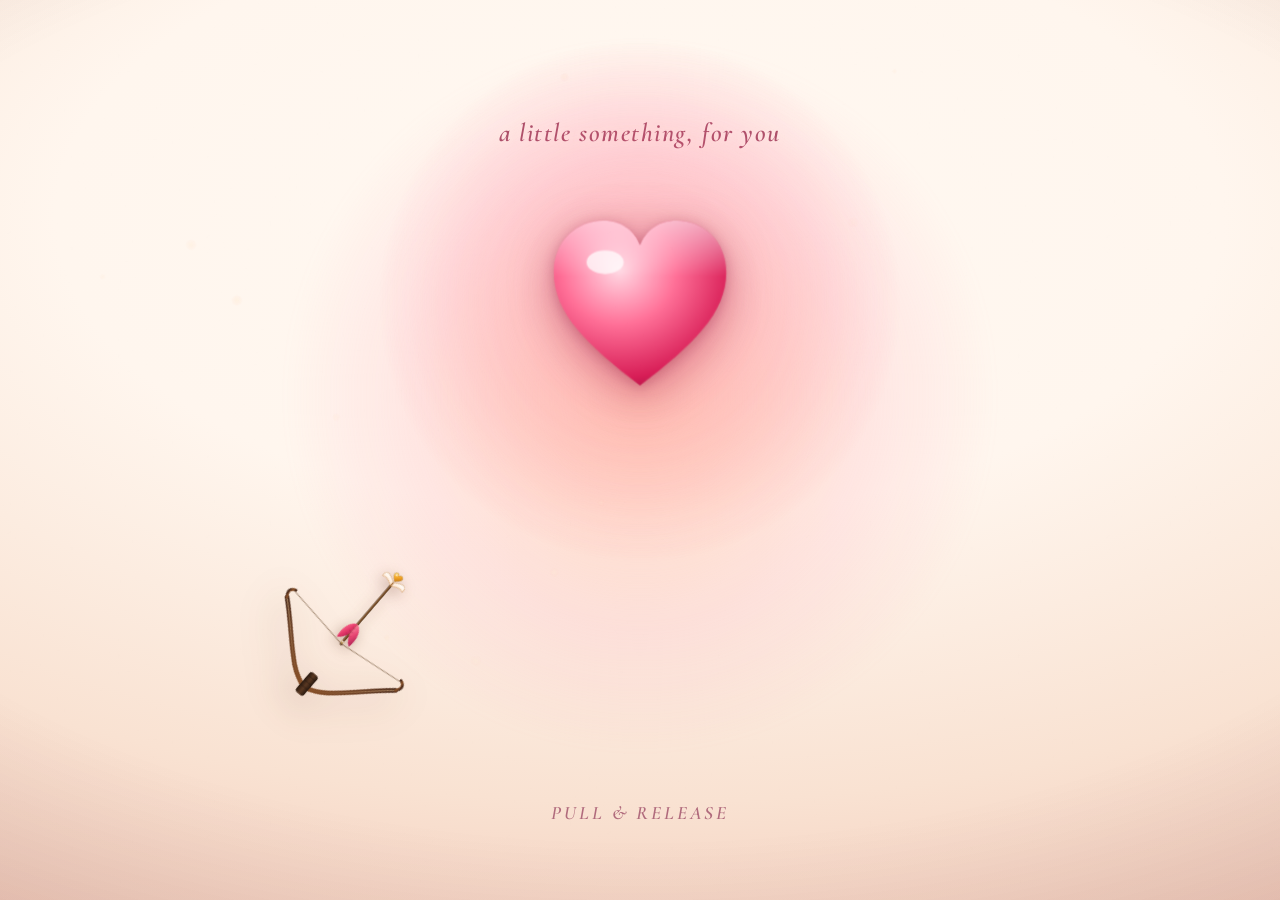
<file: happy-birthday-film 2/index.html>
<!doctype html>
<html lang="en">
<head>
  <meta charset="UTF-8" />
  <meta name="viewport" content="width=device-width, initial-scale=1.0, viewport-fit=cover" />
  <title>Happy Birthday ♥ — a little film</title>
  <meta name="description" content="A cinematic birthday film in four acts: a beating heart you open with a tap, a rush of colour, a kinetic wish, and a tree that blooms into a heart of petals." />
  <meta name="theme-color" content="#f7e7dc" />
  <link rel="icon" href="data:image/svg+xml,%3Csvg xmlns='http://www.w3.org/2000/svg' viewBox='0 0 100 100'%3E%3Ctext y='.9em' font-size='90'%3E%E2%99%A5%3C/text%3E%3C/svg%3E" />

  <link rel="preconnect" href="https://fonts.googleapis.com" />
  <link rel="preconnect" href="https://fonts.gstatic.com" crossorigin />
  <link href="https://fonts.googleapis.com/css2?family=Great+Vibes&family=Cormorant+Garamond:ital,wght@0,500;0,600;1,500&family=Fraunces:opsz,wght@9..144,600;9..144,700;9..144,900&display=swap" rel="stylesheet" />

  <script>document.documentElement.classList.add('js')</script>
  <link rel="stylesheet" href="./birthday.css" />
  <link rel="stylesheet" href="./letter.css" />
</head>
<body>
  <main class="scene">

    <!-- The tree world (Act 4). One canvas; it stays transparent until the
         intro hands off, then it draws its own warm sky + blossom tree. -->
    <canvas id="tree" class="tree" aria-label="A blossom tree grows and blooms into a heart made of petals" role="img"></canvas>

    <!-- ACT 1 — THE INVITATION ------------------------------------------------
         A single beating heart on a warm field. It is the only thing the
         visitor has to do: tap it. Real <button> so it is tappable + keyboard
         focusable; everything decorative around it is aria-hidden. -->
    <section class="hero" id="hero" aria-label="Draw the bow to open your card">
      <div class="hero__bg" aria-hidden="true"></div>
      <div class="hero__motes" id="motes" aria-hidden="true"></div>

      <p class="hero__eyebrow" id="eyebrow">a little something, for you</p>

      <!-- THE TARGET — the heart the arrow flies to (GSAP animates .target) -->
      <div class="targetWrap" aria-hidden="true">
        <div class="target" id="target">
          <span class="heart__glow" aria-hidden="true"></span>
          <span class="target__heart" id="targetHeart">
            <svg class="heart__svg" viewBox="0 0 100 92" aria-hidden="true">
              <defs>
                <radialGradient id="hg" cx="38%" cy="30%" r="80%">
                  <stop offset="0%"  stop-color="#ffd9e4" />
                  <stop offset="42%" stop-color="#ff6f97" />
                  <stop offset="82%" stop-color="#d81e57" />
                  <stop offset="100%" stop-color="#9d0f3e" />
                </radialGradient>
                <linearGradient id="hsheen" x1="0" y1="0" x2="0" y2="1">
                  <stop offset="0%"  stop-color="rgba(255,255,255,.85)" />
                  <stop offset="34%" stop-color="rgba(255,255,255,0)" />
                </linearGradient>
              </defs>
              <path d="M50 86.5C26 68 10.5 53.6 10.5 34.6 10.5 20.4 21 11 33.2 11c8.6 0 14.2 4.7 16.8 11.4C52.6 15.7 58.2 11 66.8 11 79 11 89.5 20.4 89.5 34.6 89.5 53.6 74 68 50 86.5Z" fill="url(#hg)" />
              <path d="M50 86.5C26 68 10.5 53.6 10.5 34.6 10.5 20.4 21 11 33.2 11c8.6 0 14.2 4.7 16.8 11.4C52.6 15.7 58.2 11 66.8 11 79 11 89.5 20.4 89.5 34.6 89.5 53.6 74 68 50 86.5Z" fill="url(#hsheen)" opacity=".7" />
              <ellipse cx="34" cy="30" rx="8.5" ry="5.4" fill="#fff" opacity=".72" style="mix-blend-mode:screen" />
            </svg>
          </span>
        </div>
      </div>

      <!-- THE BOW + ARROW — draw the string back, release to fire. The rig is
           placed lower-left and rotated by JS to aim at the heart, so the shot
           travels on a diagonal. A real control: role=button + keyboard drag. -->
      <div class="archery" id="archery" role="button" tabindex="0"
           aria-label="Draw the bow and release to send the arrow to the heart">

          <!-- aim line, inside the rig so it points straight at the heart -->
          <div class="aim" id="aim" aria-hidden="true"></div>

          <!-- realistic recurve bow: wooden limbs, leather grip, a live string -->
          <svg class="bow" id="bow" viewBox="0 0 460 300" aria-hidden="true">
            <defs>
              <linearGradient id="limb" x1="0" y1="0" x2="1" y2="0">
                <stop offset="0"   stop-color="#4a2a1a" />
                <stop offset=".18" stop-color="#6b3f24" />
                <stop offset=".5"  stop-color="#8a5127" />
                <stop offset=".82" stop-color="#6b3f24" />
                <stop offset="1"   stop-color="#4a2a1a" />
              </linearGradient>
              <linearGradient id="limbHi" x1="0" y1="0" x2="0" y2="1">
                <stop offset="0" stop-color="rgba(255,214,160,.8)" />
                <stop offset="1" stop-color="rgba(255,214,160,0)" />
              </linearGradient>
              <linearGradient id="grip" x1="0" y1="0" x2="1" y2="0">
                <stop offset="0" stop-color="#2a1a10" />
                <stop offset=".5" stop-color="#5a3822" />
                <stop offset="1" stop-color="#2a1a10" />
              </linearGradient>
            </defs>
            <!-- limb body (taper faked with two stacked strokes) -->
            <path class="bow__limb" d="M34 96 C 118 168, 168 240, 230 252 C 292 240, 342 168, 426 96"
                  fill="none" stroke="url(#limb)" stroke-width="13" stroke-linecap="round" />
            <path class="bow__limbHi" d="M34 96 C 118 168, 168 240, 230 252 C 292 240, 342 168, 426 96"
                  fill="none" stroke="url(#limbHi)" stroke-width="3" stroke-linecap="round" opacity=".7" />
            <!-- recurve tip hooks -->
            <path d="M34 96 C 22 82, 26 70, 40 66" fill="none" stroke="url(#limb)" stroke-width="8" stroke-linecap="round" />
            <path d="M426 96 C 438 82, 434 70, 420 66" fill="none" stroke="url(#limb)" stroke-width="8" stroke-linecap="round" />
            <!-- leather grip over the belly -->
            <rect x="216" y="206" width="28" height="70" rx="9" fill="url(#grip)" />
            <path d="M219 220h22 M219 236h22 M219 252h22" stroke="rgba(0,0,0,.35)" stroke-width="2" />
            <!-- the string: two segments meeting at the nock (JS animates the nock).
                 A warm taupe so the taut string actually reads against the cream. -->
            <line class="bow__str" id="strL" x1="40" y1="70" x2="230" y2="96" stroke="#9a8068" stroke-width="2.2" stroke-linecap="round" />
            <line class="bow__str" id="strR" x1="420" y1="70" x2="230" y2="96" stroke="#9a8068" stroke-width="2.2" stroke-linecap="round" />
            <circle class="bow__serving" id="serving" cx="230" cy="96" r="4.5" fill="#6f5137" />
          </svg>

          <!-- the arrow: winged golden heart tip (Cupid), gold feather fletching -->
          <svg class="arrow" id="arrow" viewBox="0 0 64 220" aria-hidden="true">
            <defs>
              <linearGradient id="shaft" x1="0" y1="0" x2="1" y2="0">
                <stop offset="0" stop-color="#4a2c14" />
                <stop offset=".5" stop-color="#8a5a2c" />
                <stop offset="1" stop-color="#3e2410" />
              </linearGradient>
              <linearGradient id="gold" x1="0" y1="0" x2="1" y2="1">
                <stop offset="0" stop-color="#ffe38c" />
                <stop offset=".45" stop-color="#f4a626" />
                <stop offset="1" stop-color="#a85f0e" />
              </linearGradient>
              <linearGradient id="feath" x1="0" y1="0" x2="1" y2="1">
                <stop offset="0" stop-color="#ff7f9c" />
                <stop offset=".5" stop-color="#e6396a" />
                <stop offset="1" stop-color="#a8154a" />
              </linearGradient>
              <linearGradient id="wing" x1="0" y1="0" x2="0" y2="1">
                <stop offset="0" stop-color="#ffffff" />
                <stop offset="1" stop-color="#ffe0c4" />
              </linearGradient>
            </defs>

            <!-- shaft (dark wood so it reads against the cream) -->
            <rect x="29.4" y="30" width="5.2" height="168" rx="2.6" fill="url(#shaft)" />

            <!-- angel wings flanking the heart tip -->
            <g class="arrow__wings">
              <path class="wingL" d="M31 30 C 10 16, 2 20, 4 34 C 12 30, 20 32, 31 40 Z" fill="url(#wing)" stroke="rgba(196,132,58,.72)" stroke-width="1.2"/>
              <path class="wingR" d="M33 30 C 54 16, 62 20, 60 34 C 52 30, 44 32, 33 40 Z" fill="url(#wing)" stroke="rgba(196,132,58,.72)" stroke-width="1.2"/>
            </g>

            <!-- golden heart arrowhead (Cupid's love arrow) -->
            <path class="arrow__head" d="M32 12 C 30 7, 22 6.5, 21.5 13 C 21 18, 27 22, 32 27 C 37 22, 43 18, 42.5 13 C 42 6.5, 34 7, 32 12 Z" fill="url(#gold)" stroke="#a5701a" stroke-width=".8" />
            <ellipse cx="27" cy="13" rx="2.6" ry="1.7" fill="#fff" opacity=".8" style="mix-blend-mode:screen" />

            <!-- gold feather fletching -->
            <g class="arrow__fletch">
              <path d="M32 150 C 16 156, 10 178, 15 200 C 24 194, 30 184, 32 176 Z" fill="url(#feath)" />
              <path d="M32 150 C 48 156, 54 178, 49 200 C 40 194, 34 184, 32 176 Z" fill="url(#feath)" opacity=".92" />
              <path d="M28 160l4 3 M26 170l6 3 M25 180l7 3" stroke="rgba(130,12,48,.45)" stroke-width="1" />
              <path d="M36 160l-4 3 M38 170l-6 3 M39 180l-7 3" stroke="rgba(130,12,48,.45)" stroke-width="1" />
            </g>
            <!-- nock -->
            <path d="M29 200 L32 205 L35 200" fill="none" stroke="#c9a25a" stroke-width="2" stroke-linecap="round"/>
            <!-- invisible tip marker: JS measures it to land the head on the heart -->
            <circle id="tip" cx="32" cy="9" r="0.6" fill="none" />
          </svg>
      </div>

      <p class="hero__hint" id="hint">pull &amp; release</p>
    </section>

    <!-- ACT 2 — THE FLOOD -----------------------------------------------------
         The heart bursts into this circle at its landing point, and it swallows
         the frame in rose. Same trick as the intro dot: no cross-fade anywhere,
         the colour just arrives. -->
    <div class="flood" id="flood" aria-hidden="true"></div>

    <!-- ACT 3 — THE WISH (kinetic type on the flood) --------------------------
         Lives inside the flood's own colour, revealed by it. Every glyph hinges
         up out of its mask — nothing fades. -->
    <div class="field" id="field" aria-hidden="true">
      <div class="blob blob--1"></div>
      <div class="blob blob--2"></div>
      <div class="blob blob--3"></div>
      <div class="fgrid" id="fgrid"></div>
      <div class="fvignette"></div>

      <div class="camera" id="camera">
        <p class="kEyebrow" id="kEyebrow">make a wish&hellip;</p>
        <h2 class="headline" id="headline">
          <span class="hl__line"><span class="mask"><span class="hl__word" id="wLine1">Happy</span></span></span>
          <span class="hl__line"><span class="mask"><span class="hl__word" id="wLine2">Birthday</span></span></span>
        </h2>
        <svg class="uline" id="uline" viewBox="0 0 300 26" fill="none" aria-hidden="true">
          <path class="uline__path" d="M8 16C56 7 132 4 178 6c30 1 78 5 114 12-40 3-108 4-176 3"
                stroke="currentColor" stroke-width="3.4" stroke-linecap="round" stroke-linejoin="round" />
        </svg>
        <p class="kSub" id="kSub">to someone worth celebrating</p>
      </div>

      <div class="bar bar--top" id="barTop"></div>
      <div class="bar bar--bot" id="barBot"></div>
    </div>

    <!-- The gold light that bridges the rose wish into the dawn of the tree. -->
    <div class="bloom" id="bloom" aria-hidden="true"></div>

    <!-- ACT 4 — THE HAND-LETTERED WISH (over the tree) ------------------------ -->
    <div class="wish" id="wish" aria-hidden="true">
      <p class="wish__eyebrow" id="wEyebrow">and&hellip; make it count</p>
      <div class="wish__heroWrap"><h1 class="wish__hero" id="wHero">Happy Birthday</h1></div>
      <span class="wish__rule" id="wRule"></span>
      <p class="wish__sub" id="wSub">here&rsquo;s to a year that blooms</p>
    </div>

    <!-- Play the film again once it has settled. -->
    <button class="replay" id="replay" type="button" hidden>
      <svg viewBox="0 0 24 24" aria-hidden="true" width="15" height="15">
        <path d="M12 5V2L7 6l5 4V7a5 5 0 1 1-5 5H5a7 7 0 1 0 7-7z" fill="currentColor" />
      </svg>
      Again
    </button>

    <!-- One lens over the whole film: vignette + fine grain. -->
    <div class="grade" aria-hidden="true">
      <div class="grade__vignette"></div>
      <div class="grade__grain"></div>
    </div>
  </main>

  <!-- Accessible equivalent for reduced-motion + screen readers. -->
  <p class="sr-only">Happy Birthday. Here&rsquo;s to a wonderful year ahead.</p>

  <script>
    /* if anything throws, show the message on the page instead of failing silently */
    window.addEventListener('error', function (e) {
      var box = document.createElement('pre');
      box.textContent = 'The film stopped: ' + (e.message || 'unknown error') + (e.lineno ? '  (line ' + e.lineno + ')' : '');
      box.style.cssText = 'position:fixed;left:12px;right:12px;bottom:12px;z-index:99;margin:0;padding:12px 14px;background:#fff;color:#a80f43;font:13px/1.4 ui-monospace,Menlo,monospace;border-radius:10px;box-shadow:0 8px 24px rgba(0,0,0,.18);white-space:pre-wrap';
      document.body.appendChild(box);
    });
  </script>
  <script src="https://cdn.jsdelivr.net/npm/gsap@3.15.0/dist/gsap.min.js"></script>
  <script src="./birthday.js"></script>
  <script src="./letter.js"></script>
</body>
</html>
</file>
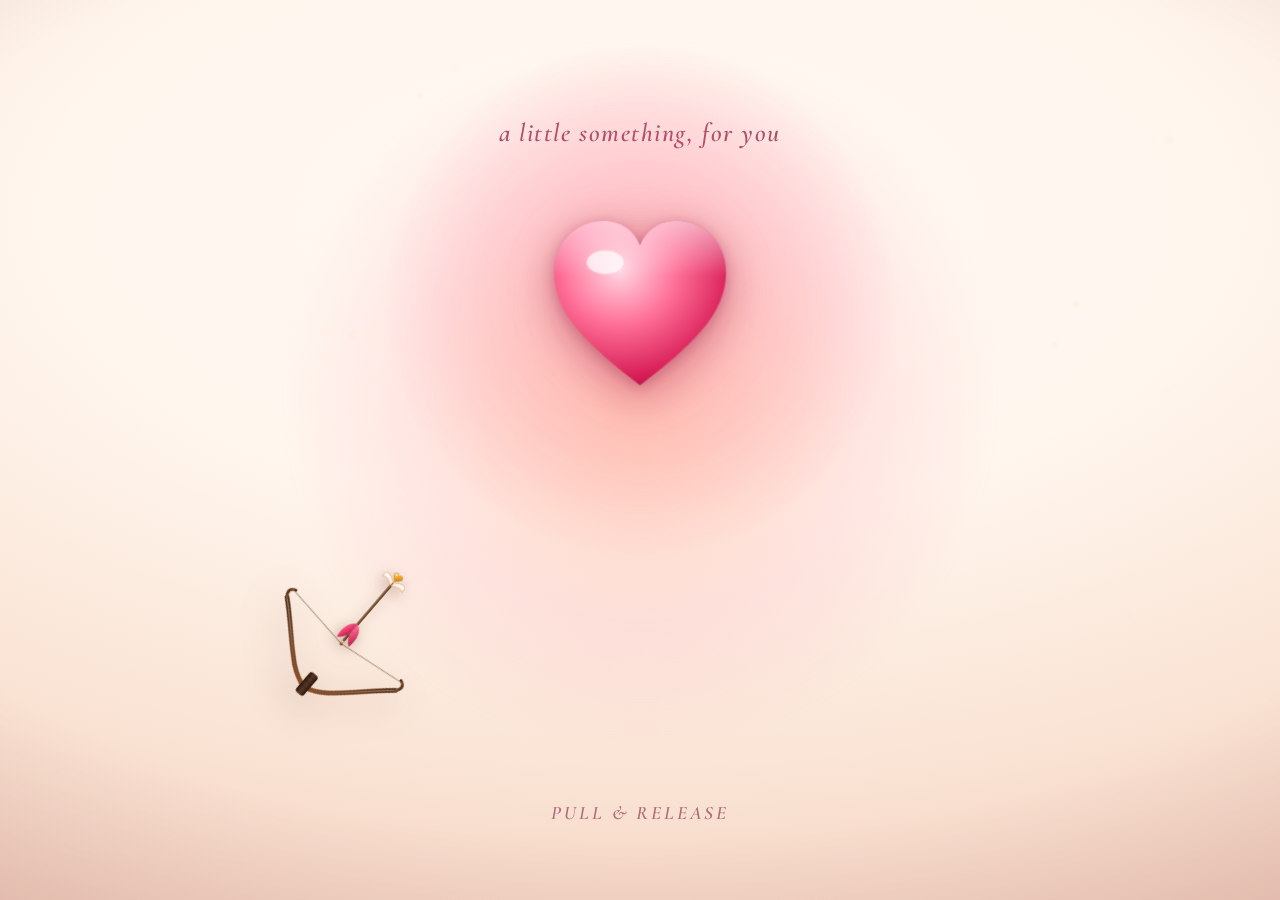
<file: happy-birthday-film/index.html>
<!doctype html>
<html lang="en">
<head>
  <meta charset="UTF-8" />
  <meta name="viewport" content="width=device-width, initial-scale=1.0, viewport-fit=cover" />
  <title>Happy Birthday ♥ — a little film</title>
  <meta name="description" content="A cinematic birthday film in four acts: a beating heart you open with a tap, a rush of colour, a kinetic wish, and a tree that blooms into a heart of petals." />
  <meta name="theme-color" content="#f7e7dc" />
  <link rel="icon" href="data:image/svg+xml,%3Csvg xmlns='http://www.w3.org/2000/svg' viewBox='0 0 100 100'%3E%3Ctext y='.9em' font-size='90'%3E%E2%99%A5%3C/text%3E%3C/svg%3E" />

  <link rel="preconnect" href="https://fonts.googleapis.com" />
  <link rel="preconnect" href="https://fonts.gstatic.com" crossorigin />
  <link href="https://fonts.googleapis.com/css2?family=Great+Vibes&family=Cormorant+Garamond:ital,wght@0,500;0,600;1,500&family=Fraunces:opsz,wght@9..144,600;9..144,700;9..144,900&display=swap" rel="stylesheet" />

  <script>document.documentElement.classList.add('js')</script>
  <link rel="stylesheet" href="./birthday.css" />
</head>
<body>
  <main class="scene">

    <!-- The tree world (Act 4). One canvas; it stays transparent until the
         intro hands off, then it draws its own warm sky + blossom tree. -->
    <canvas id="tree" class="tree" aria-label="A blossom tree grows and blooms into a heart made of petals" role="img"></canvas>

    <!-- ACT 1 — THE INVITATION ------------------------------------------------
         A single beating heart on a warm field. It is the only thing the
         visitor has to do: tap it. Real <button> so it is tappable + keyboard
         focusable; everything decorative around it is aria-hidden. -->
    <section class="hero" id="hero" aria-label="Draw the bow to open your card">
      <div class="hero__bg" aria-hidden="true"></div>
      <div class="hero__motes" id="motes" aria-hidden="true"></div>

      <p class="hero__eyebrow" id="eyebrow">a little something, for you</p>

      <!-- THE TARGET — the heart the arrow flies to (GSAP animates .target) -->
      <div class="targetWrap" aria-hidden="true">
        <div class="target" id="target">
          <span class="heart__glow" aria-hidden="true"></span>
          <span class="target__heart" id="targetHeart">
            <svg class="heart__svg" viewBox="0 0 100 92" aria-hidden="true">
              <defs>
                <radialGradient id="hg" cx="38%" cy="30%" r="80%">
                  <stop offset="0%"  stop-color="#ffd9e4" />
                  <stop offset="42%" stop-color="#ff6f97" />
                  <stop offset="82%" stop-color="#d81e57" />
                  <stop offset="100%" stop-color="#9d0f3e" />
                </radialGradient>
                <linearGradient id="hsheen" x1="0" y1="0" x2="0" y2="1">
                  <stop offset="0%"  stop-color="rgba(255,255,255,.85)" />
                  <stop offset="34%" stop-color="rgba(255,255,255,0)" />
                </linearGradient>
              </defs>
              <path d="M50 86.5C26 68 10.5 53.6 10.5 34.6 10.5 20.4 21 11 33.2 11c8.6 0 14.2 4.7 16.8 11.4C52.6 15.7 58.2 11 66.8 11 79 11 89.5 20.4 89.5 34.6 89.5 53.6 74 68 50 86.5Z" fill="url(#hg)" />
              <path d="M50 86.5C26 68 10.5 53.6 10.5 34.6 10.5 20.4 21 11 33.2 11c8.6 0 14.2 4.7 16.8 11.4C52.6 15.7 58.2 11 66.8 11 79 11 89.5 20.4 89.5 34.6 89.5 53.6 74 68 50 86.5Z" fill="url(#hsheen)" opacity=".7" />
              <ellipse cx="34" cy="30" rx="8.5" ry="5.4" fill="#fff" opacity=".72" style="mix-blend-mode:screen" />
            </svg>
          </span>
        </div>
      </div>

      <!-- THE BOW + ARROW — draw the string back, release to fire. The rig is
           placed lower-left and rotated by JS to aim at the heart, so the shot
           travels on a diagonal. A real control: role=button + keyboard drag. -->
      <div class="archery" id="archery" role="button" tabindex="0"
           aria-label="Draw the bow and release to send the arrow to the heart">

          <!-- aim line, inside the rig so it points straight at the heart -->
          <div class="aim" id="aim" aria-hidden="true"></div>

          <!-- realistic recurve bow: wooden limbs, leather grip, a live string -->
          <svg class="bow" id="bow" viewBox="0 0 460 300" aria-hidden="true">
            <defs>
              <linearGradient id="limb" x1="0" y1="0" x2="1" y2="0">
                <stop offset="0"   stop-color="#4a2a1a" />
                <stop offset=".18" stop-color="#6b3f24" />
                <stop offset=".5"  stop-color="#8a5127" />
                <stop offset=".82" stop-color="#6b3f24" />
                <stop offset="1"   stop-color="#4a2a1a" />
              </linearGradient>
              <linearGradient id="limbHi" x1="0" y1="0" x2="0" y2="1">
                <stop offset="0" stop-color="rgba(255,214,160,.8)" />
                <stop offset="1" stop-color="rgba(255,214,160,0)" />
              </linearGradient>
              <linearGradient id="grip" x1="0" y1="0" x2="1" y2="0">
                <stop offset="0" stop-color="#2a1a10" />
                <stop offset=".5" stop-color="#5a3822" />
                <stop offset="1" stop-color="#2a1a10" />
              </linearGradient>
            </defs>
            <!-- limb body (taper faked with two stacked strokes) -->
            <path class="bow__limb" d="M34 96 C 118 168, 168 240, 230 252 C 292 240, 342 168, 426 96"
                  fill="none" stroke="url(#limb)" stroke-width="13" stroke-linecap="round" />
            <path class="bow__limbHi" d="M34 96 C 118 168, 168 240, 230 252 C 292 240, 342 168, 426 96"
                  fill="none" stroke="url(#limbHi)" stroke-width="3" stroke-linecap="round" opacity=".7" />
            <!-- recurve tip hooks -->
            <path d="M34 96 C 22 82, 26 70, 40 66" fill="none" stroke="url(#limb)" stroke-width="8" stroke-linecap="round" />
            <path d="M426 96 C 438 82, 434 70, 420 66" fill="none" stroke="url(#limb)" stroke-width="8" stroke-linecap="round" />
            <!-- leather grip over the belly -->
            <rect x="216" y="206" width="28" height="70" rx="9" fill="url(#grip)" />
            <path d="M219 220h22 M219 236h22 M219 252h22" stroke="rgba(0,0,0,.35)" stroke-width="2" />
            <!-- the string: two segments meeting at the nock (JS animates the nock).
                 A warm taupe so the taut string actually reads against the cream. -->
            <line class="bow__str" id="strL" x1="40" y1="70" x2="230" y2="96" stroke="#9a8068" stroke-width="2.2" stroke-linecap="round" />
            <line class="bow__str" id="strR" x1="420" y1="70" x2="230" y2="96" stroke="#9a8068" stroke-width="2.2" stroke-linecap="round" />
            <circle class="bow__serving" id="serving" cx="230" cy="96" r="4.5" fill="#6f5137" />
          </svg>

          <!-- the arrow: winged golden heart tip (Cupid), gold feather fletching -->
          <svg class="arrow" id="arrow" viewBox="0 0 64 220" aria-hidden="true">
            <defs>
              <linearGradient id="shaft" x1="0" y1="0" x2="1" y2="0">
                <stop offset="0" stop-color="#4a2c14" />
                <stop offset=".5" stop-color="#8a5a2c" />
                <stop offset="1" stop-color="#3e2410" />
              </linearGradient>
              <linearGradient id="gold" x1="0" y1="0" x2="1" y2="1">
                <stop offset="0" stop-color="#ffe38c" />
                <stop offset=".45" stop-color="#f4a626" />
                <stop offset="1" stop-color="#a85f0e" />
              </linearGradient>
              <linearGradient id="feath" x1="0" y1="0" x2="1" y2="1">
                <stop offset="0" stop-color="#ff7f9c" />
                <stop offset=".5" stop-color="#e6396a" />
                <stop offset="1" stop-color="#a8154a" />
              </linearGradient>
              <linearGradient id="wing" x1="0" y1="0" x2="0" y2="1">
                <stop offset="0" stop-color="#ffffff" />
                <stop offset="1" stop-color="#ffe0c4" />
              </linearGradient>
            </defs>

            <!-- shaft (dark wood so it reads against the cream) -->
            <rect x="29.4" y="30" width="5.2" height="168" rx="2.6" fill="url(#shaft)" />

            <!-- angel wings flanking the heart tip -->
            <g class="arrow__wings">
              <path class="wingL" d="M31 30 C 10 16, 2 20, 4 34 C 12 30, 20 32, 31 40 Z" fill="url(#wing)" stroke="rgba(196,132,58,.72)" stroke-width="1.2"/>
              <path class="wingR" d="M33 30 C 54 16, 62 20, 60 34 C 52 30, 44 32, 33 40 Z" fill="url(#wing)" stroke="rgba(196,132,58,.72)" stroke-width="1.2"/>
            </g>

            <!-- golden heart arrowhead (Cupid's love arrow) -->
            <path class="arrow__head" d="M32 12 C 30 7, 22 6.5, 21.5 13 C 21 18, 27 22, 32 27 C 37 22, 43 18, 42.5 13 C 42 6.5, 34 7, 32 12 Z" fill="url(#gold)" stroke="#a5701a" stroke-width=".8" />
            <ellipse cx="27" cy="13" rx="2.6" ry="1.7" fill="#fff" opacity=".8" style="mix-blend-mode:screen" />

            <!-- gold feather fletching -->
            <g class="arrow__fletch">
              <path d="M32 150 C 16 156, 10 178, 15 200 C 24 194, 30 184, 32 176 Z" fill="url(#feath)" />
              <path d="M32 150 C 48 156, 54 178, 49 200 C 40 194, 34 184, 32 176 Z" fill="url(#feath)" opacity=".92" />
              <path d="M28 160l4 3 M26 170l6 3 M25 180l7 3" stroke="rgba(130,12,48,.45)" stroke-width="1" />
              <path d="M36 160l-4 3 M38 170l-6 3 M39 180l-7 3" stroke="rgba(130,12,48,.45)" stroke-width="1" />
            </g>
            <!-- nock -->
            <path d="M29 200 L32 205 L35 200" fill="none" stroke="#c9a25a" stroke-width="2" stroke-linecap="round"/>
            <!-- invisible tip marker: JS measures it to land the head on the heart -->
            <circle id="tip" cx="32" cy="9" r="0.6" fill="none" />
          </svg>
      </div>

      <p class="hero__hint" id="hint">pull &amp; release</p>
    </section>

    <!-- ACT 2 — THE FLOOD -----------------------------------------------------
         The heart bursts into this circle at its landing point, and it swallows
         the frame in rose. Same trick as the intro dot: no cross-fade anywhere,
         the colour just arrives. -->
    <div class="flood" id="flood" aria-hidden="true"></div>

    <!-- ACT 3 — THE WISH (kinetic type on the flood) --------------------------
         Lives inside the flood's own colour, revealed by it. Every glyph hinges
         up out of its mask — nothing fades. -->
    <div class="field" id="field" aria-hidden="true">
      <div class="blob blob--1"></div>
      <div class="blob blob--2"></div>
      <div class="blob blob--3"></div>
      <div class="fgrid" id="fgrid"></div>
      <div class="fvignette"></div>

      <div class="camera" id="camera">
        <p class="kEyebrow" id="kEyebrow">make a wish&hellip;</p>
        <h2 class="headline" id="headline">
          <span class="hl__line"><span class="mask"><span class="hl__word" id="wLine1">Happy</span></span></span>
          <span class="hl__line"><span class="mask"><span class="hl__word" id="wLine2">Birthday</span></span></span>
        </h2>
        <svg class="uline" id="uline" viewBox="0 0 300 26" fill="none" aria-hidden="true">
          <path class="uline__path" d="M8 16C56 7 132 4 178 6c30 1 78 5 114 12-40 3-108 4-176 3"
                stroke="currentColor" stroke-width="3.4" stroke-linecap="round" stroke-linejoin="round" />
        </svg>
        <p class="kSub" id="kSub">to someone worth celebrating</p>
      </div>

      <div class="bar bar--top" id="barTop"></div>
      <div class="bar bar--bot" id="barBot"></div>
    </div>

    <!-- The gold light that bridges the rose wish into the dawn of the tree. -->
    <div class="bloom" id="bloom" aria-hidden="true"></div>

    <!-- ACT 4 — THE HAND-LETTERED WISH (over the tree) ------------------------ -->
    <div class="wish" id="wish" aria-hidden="true">
      <p class="wish__eyebrow" id="wEyebrow">and&hellip; make it count</p>
      <div class="wish__heroWrap"><h1 class="wish__hero" id="wHero">Happy Birthday</h1></div>
      <span class="wish__rule" id="wRule"></span>
      <p class="wish__sub" id="wSub">here&rsquo;s to a year that blooms</p>
    </div>

    <!-- Play the film again once it has settled. -->
    <button class="replay" id="replay" type="button" hidden>
      <svg viewBox="0 0 24 24" aria-hidden="true" width="15" height="15">
        <path d="M12 5V2L7 6l5 4V7a5 5 0 1 1-5 5H5a7 7 0 1 0 7-7z" fill="currentColor" />
      </svg>
      Again
    </button>

    <!-- One lens over the whole film: vignette + fine grain. -->
    <div class="grade" aria-hidden="true">
      <div class="grade__vignette"></div>
      <div class="grade__grain"></div>
    </div>
  </main>

  <!-- Accessible equivalent for reduced-motion + screen readers. -->
  <p class="sr-only">Happy Birthday. Here&rsquo;s to a wonderful year ahead.</p>

  <script>
    /* if anything throws, show the message on the page instead of failing silently */
    window.addEventListener('error', function (e) {
      var box = document.createElement('pre');
      box.textContent = 'The film stopped: ' + (e.message || 'unknown error') + (e.lineno ? '  (line ' + e.lineno + ')' : '');
      box.style.cssText = 'position:fixed;left:12px;right:12px;bottom:12px;z-index:99;margin:0;padding:12px 14px;background:#fff;color:#a80f43;font:13px/1.4 ui-monospace,Menlo,monospace;border-radius:10px;box-shadow:0 8px 24px rgba(0,0,0,.18);white-space:pre-wrap';
      document.body.appendChild(box);
    });
  </script>
  <script src="https://cdn.jsdelivr.net/npm/gsap@3.15.0/dist/gsap.min.js"></script>
  <script src="./birthday.js"></script>
</body>
</html>
</file>
<file: happy-birthday-film 2/birthday.css>
/* ============================================================
   HAPPY BIRTHDAY — a birthday film in four acts
   Vanilla + GSAP. One page, one continuous piece:
     1. a beating heart you open with a tap
     2. it falls, and bursts into a flood of rose
     3. a kinetic wish hinges up out of that colour
     4. a gold light blooms, and a tree grows into a heart
   One grain + vignette lens sits over all of it.
   ============================================================ */

:root{
  /* --- warm paper (Act 1 + the tree's dawn) --- */
  --paper-0:  #fff6ee;
  --paper-1:  #f9e2d2;
  --paper-2:  #f2c9b8;

  /* --- rose flood (Acts 2–3) --- */
  --rose-deep: #a80f43;
  --rose:      #d4235c;
  --rose-lift: #ff5f86;
  --wine:      #6e0a31;

  /* --- accents / ink --- */
  --gold-1:    #ffcf6a;
  --gold-2:    #e8a23d;
  --ink:       #7a4a55;   /* dusty rose ink        */
  --ink-soft:  #a9808a;   /* muted eyebrow / sub   */
  --cream:     #fff3ea;

  --ease-out:  cubic-bezier(.2,.7,.2,1);
}

*{ box-sizing:border-box; margin:0; padding:0; }
html, body{ height:100%; }

body{
  background:#12060c;                 /* seam colour under everything */
  overflow:hidden;
  -webkit-font-smoothing:antialiased;
  text-rendering:optimizeLegibility;
  cursor:auto;
}

.scene{ position:fixed; inset:0; overflow:hidden; }

.sr-only{
  position:absolute; width:1px; height:1px; padding:0; margin:-1px;
  overflow:hidden; clip:rect(0 0 0 0); white-space:nowrap; border:0;
}

/* ============================================================
   THE TREE CANVAS (Act 4) — z0, transparent until it plays
   ============================================================ */
.tree{
  position:absolute; inset:0;
  width:100%; height:100%;
  display:block;
  z-index:1;
}

/* ============================================================
   ACT 1 — THE INVITATION
   ============================================================ */
.hero{
  position:absolute; inset:0;
  z-index:3;
  overflow:hidden;
}
/* the warm field the heart sits on */
.hero__bg{
  position:absolute; inset:0;
  background:
    radial-gradient(120% 88% at 50% 24%, #fff8f1 0%, var(--paper-0) 38%, var(--paper-1) 74%, var(--paper-2) 100%);
}
.hero__bg::after{               /* a soft warm pool of light behind the heart */
  content:""; position:absolute; left:50%; top:44%;
  width:min(78vw,720px); aspect-ratio:1; transform:translate(-50%,-50%);
  background:radial-gradient(circle, rgba(255,190,150,.55), rgba(255,150,170,.16) 46%, transparent 70%);
  filter:blur(6px);
}

/* drifting light motes (JS fills this with a few spans) */
.hero__motes{ position:absolute; inset:0; pointer-events:none; }
.mote{
  position:absolute; border-radius:50%;
  background:radial-gradient(circle, rgba(255,236,214,.9), rgba(255,206,180,.15) 55%, transparent 72%);
  will-change:transform, opacity;
}

.hero__eyebrow{
  position:absolute; top:13%; left:0; right:0;
  text-align:center;
  font-family:"Cormorant Garamond", Georgia, serif;
  font-style:italic; font-weight:600;
  font-size:clamp(15px, 3.6vw, 26px);
  letter-spacing:.06em;
  color:#a85069;
  text-shadow:0 1px 10px rgba(255,248,241,.9);
  opacity:0;                          /* GSAP reveals */
}

/* ---- the target heart (GSAP animates .target on the hit → fall → burst) ---- */
.targetWrap{
  position:absolute; top:33%; left:0; right:0;
  display:flex; justify-content:center;
  transform:translateY(-50%);         /* centre at 33% — wrap is NOT animated */
  pointer-events:none;
}
.target{
  position:relative;
  width:clamp(120px, 27vw, 208px);
  aspect-ratio:100/92;
  will-change:transform;
  transform-origin:50% 60%;
}
.target__heart{ position:absolute; inset:0; display:block; }

/* radial bloom behind the heart — swells on the beat */
.heart__glow{
  position:absolute; left:50%; top:52%;
  width:230%; aspect-ratio:1; transform:translate(-50%,-50%) scale(1);
  border-radius:50%;
  background:radial-gradient(circle, rgba(255,120,150,.55), rgba(255,90,130,.18) 42%, transparent 68%);
  filter:blur(4px);
  pointer-events:none;
  will-change:transform, opacity;
}
.heart__svg{
  width:100%; height:100%; display:block;
  transform-origin:50% 60%;           /* the beat scales THIS, not the wrapper */
  filter:
    drop-shadow(0 10px 22px rgba(168,15,64,.34))
    drop-shadow(0 3px 6px rgba(120,10,48,.30));
  will-change:transform;
}

/* ---- the bow + arrow rig ----
   Placed lower-left and rotated by JS to aim at the heart, so the shot travels
   on a DIAGONAL. The whole rig (left/top + rotation around the grip) is set in
   JS from measured geometry; everything below is in the rig's own space. */
.archery{
  position:absolute; top:0; left:0;    /* JS sets left/top so the grip anchors */
  width:clamp(100px, 18vw, 168px);     /* smaller, daintier bow — delicate against the heart */
  cursor:grab;
  -webkit-tap-highlight-color:transparent;
  touch-action:none;                   /* we own the drag gesture */
  will-change:transform;
}
.archery:active{ cursor:grabbing; }
.archery:focus-visible{ outline:none; }
.archery:focus-visible .bow{ filter:drop-shadow(0 0 0 3px rgba(255,255,255,.85)) drop-shadow(0 10px 18px rgba(120,50,20,.4)); }
.bow{
  display:block; width:100%; height:auto;
  filter:drop-shadow(0 12px 18px rgba(90,40,15,.3));
  overflow:visible;
}

/* the aim line rides inside the rig, so it points straight at the heart */
.aim{
  position:absolute; left:50%; bottom:32%;
  width:2px; height:190%; margin-left:-1px;
  transform-origin:bottom center;
  background:linear-gradient(0deg, rgba(255,214,150,.6) 0%, rgba(255,150,170,.22) 52%, transparent 78%);
  opacity:0; pointer-events:none;
}

/* the arrow overlaps the bow at the nock and flies to the heart */
.arrow{
  position:absolute; left:0; right:0; margin-inline:auto;
  bottom:36%;                          /* JS re-anchors the tail to the nock */
  width:17.5%; height:auto;
  overflow:visible;
  will-change:transform;
  filter:drop-shadow(0 5px 7px rgba(90,40,15,.36));
}
.arrow__wings{ transform-box:fill-box; transform-origin:50% 90%; }
.arrow__wings .wingL,
.arrow__wings .wingR{ transform-box:fill-box; }
.wingL{ transform-origin:88% 60%; animation:flapL 2.6s ease-in-out infinite; }
.wingR{ transform-origin:12% 60%; animation:flapR 2.6s ease-in-out infinite; }
@keyframes flapL{ 0%,100%{ transform:rotate(0deg); } 50%{ transform:rotate(-11deg); } }
@keyframes flapR{ 0%,100%{ transform:rotate(0deg); } 50%{ transform:rotate(11deg); } }

/* ---- the draw / release hint ---- */
.hero__hint{
  position:absolute; bottom:8.5%; left:0; right:0;
  text-align:center;
  font-family:"Cormorant Garamond", Georgia, serif;
  font-weight:600; font-style:italic;
  font-size:clamp(13px, 3.1vw, 19px);
  letter-spacing:.16em; text-transform:uppercase;
  color:#b06a7c;
  opacity:0;                          /* GSAP reveals */
}
.hero__ring{ display:none; }

/* ============================================================
   ACT 2 — THE FLOOD (the burst circle)
   ============================================================ */
.flood{
  position:absolute; left:50%; top:50%;
  width:140px; height:140px; margin:-70px 0 0 -70px;
  border-radius:50%;
  background:radial-gradient(circle at 40% 34%, var(--rose-lift), var(--rose) 46%, var(--rose-deep) 100%);
  z-index:5;
  opacity:0; transform:scale(.001);
  will-change:transform, opacity;
  pointer-events:none;
}

/* ============================================================
   ACT 3 — THE WISH FIELD (rose world + kinetic type)
   ============================================================ */
.field{
  position:absolute; inset:0;
  z-index:4;                          /* below the flood; revealed once it covers */
  opacity:0;
  /* purely decorative — must never intercept the tap on the heart beneath it.
     An opacity:0 element is still hit-testable, so without this the invisible
     field (z4, above the hero z3) swallows every Act-1 tap. */
  pointer-events:none;
  overflow:hidden;
  background:
    radial-gradient(120% 100% at 50% 8%, #d5265f 0%, var(--rose) 42%, var(--rose-deep) 78%, var(--wine) 100%);
  color:#fff;
}
.blob{
  position:absolute; border-radius:50%;
  filter:blur(46px); opacity:0;
  mix-blend-mode:screen;
  will-change:transform, opacity;
}
.blob--1{ width:58vmax; height:58vmax; left:-18vmax; top:-16vmax;
  background:radial-gradient(circle, rgba(255,130,160,.9), transparent 62%); }
.blob--2{ width:46vmax; height:46vmax; right:-14vmax; top:22vmax;
  background:radial-gradient(circle, rgba(255,90,120,.75), transparent 64%); }
.blob--3{ width:52vmax; height:52vmax; left:24vmax; bottom:-22vmax;
  background:radial-gradient(circle, rgba(180,20,70,.8), transparent 66%); }

/* faint grid — a hair of parallax gives the flood depth, not flatness */
.fgrid{
  position:absolute; inset:-6%;
  background-image:
    linear-gradient(rgba(255,255,255,.05) 1px, transparent 1px),
    linear-gradient(90deg, rgba(255,255,255,.05) 1px, transparent 1px);
  background-size:clamp(38px,7vw,74px) clamp(38px,7vw,74px);
  will-change:transform;
}
.fvignette{
  position:absolute; inset:0;
  background:radial-gradient(128% 96% at 50% 44%, transparent 50%, rgba(70,6,28,.5) 100%);
}

/* the camera — everything on the flood rides a slow continuous push */
.camera{
  position:absolute; inset:0;
  display:flex; flex-direction:column; justify-content:center; align-items:center;
  gap:clamp(4px,1.2vh,12px);
  padding:0 6vw; text-align:center;
  will-change:transform;
}
.kEyebrow{
  font-family:"Cormorant Garamond", Georgia, serif;
  font-style:italic; font-weight:500;
  font-size:clamp(15px, 3.6vw, 27px);
  letter-spacing:.08em;
  color:#ffd7c8;
  opacity:0; transform:translateY(10px);
  margin-bottom:clamp(2px,1vh,10px);
}

.headline{ font-family:"Fraunces", Georgia, serif; line-height:.92; }
.hl__line{ display:block; }
/* the mask each headline word hinges out of. Padded to clear ascenders +
   descenders so glyphs never peek past the clip edge when parked. */
.mask{
  display:inline-block; overflow:hidden;
  padding:.14em .06em;
  margin:-.14em -.06em;
}
.hl__word{
  display:inline-block;
  font-weight:900;
  font-size:clamp(52px, 15vw, 168px);
  letter-spacing:-.02em;
  color:#fff6f1;
  text-shadow:0 6px 34px rgba(60,4,24,.34), 0 2px 3px rgba(90,8,36,.42);
}
/* each glyph hinges up on its own bottom edge, under its own perspective */
.hl__ch{ display:inline-block; will-change:transform; }

/* gold hand-drawn underline under the second word */
.uline{
  width:clamp(150px, 40vw, 380px); height:auto;
  margin-top:clamp(4px,1.4vh,14px);
  color:var(--gold-1);
  filter:drop-shadow(0 2px 8px rgba(255,180,90,.5));
}
.kSub{
  margin-top:clamp(12px,2.4vh,26px);
  font-family:"Cormorant Garamond", Georgia, serif;
  font-weight:500; font-style:italic;
  font-size:clamp(14px, 3.4vw, 24px);
  letter-spacing:.05em;
  color:#ffdfd2;
  opacity:0; transform:translateY(10px);
}

/* cinema bars — closed = black, they open as the wish lands */
.bar{
  position:absolute; left:0; right:0; height:16vh;
  background:#12040b; z-index:3; will-change:transform; pointer-events:none;
}
.bar--top{ top:0; }
.bar--bot{ bottom:0; }

/* ============================================================
   THE HANDOFF BLOOM (rose wish → dawn of the tree)
   ============================================================ */
.bloom{
  position:absolute; left:50%; top:50%;
  width:60px; height:60px; margin:-30px 0 0 -30px;
  border-radius:50%;
  background:radial-gradient(circle, #fff 0%, #fff2d6 30%, rgba(255,214,150,.85) 55%, rgba(255,190,150,0) 74%);
  z-index:8; opacity:0; transform:scale(.001);
  will-change:transform, opacity; pointer-events:none;
}

/* ============================================================
   ACT 4 — THE HAND-LETTERED WISH (over the tree)
   ============================================================ */
.wish{
  position:absolute;
  left:5.5%; bottom:10%;
  max-width:46%;
  z-index:6;
  pointer-events:none;
  color:var(--ink);
  /* hard gate: wish__hero keeps opacity:1 (its clip-path drives the write-on),
     so without this its clipped sliver + drop-shadow would leak into Acts 1–3. */
  visibility:hidden;
}
.wish.is-in{ visibility:visible; }
.wish::before{
  content:""; position:absolute; inset:-18% -24% -24% -16%;
  background:radial-gradient(84% 98% at 34% 52%, rgba(255,250,243,.94), rgba(255,250,243,.6) 48%, rgba(255,250,243,0) 80%);
  z-index:-1; opacity:0; transition:opacity 1s ease;
}
.wish.is-in::before{ opacity:1; }
.wish__eyebrow{
  font-family:"Cormorant Garamond", Georgia, serif;
  font-style:italic; font-weight:600;
  font-size:clamp(13px, 3.2vw, 24px);
  letter-spacing:.05em; color:#9c4f63;
  text-shadow:0 1px 2px #fff8f1, 0 0 8px rgba(255,248,241,.95);
}
.wish__heroWrap{ position:relative; display:inline-block; }
.wish__heroWrap::before{
  content:""; position:absolute; left:-12%; right:-12%; top:-26%; bottom:-22%;
  background:radial-gradient(60% 70% at 46% 52%, rgba(255,214,168,.5), rgba(255,150,150,.2) 52%, transparent 74%);
  filter:blur(14px); z-index:-1; opacity:0; pointer-events:none;
}
.wish__heroWrap::after{
  content:"\2726";
  position:absolute; right:-1%; top:-14%;
  font-size:clamp(15px, 3.6vw, 32px);
  color:#ffe1a0; text-shadow:0 0 12px rgba(255,205,120,.95);
  opacity:0; pointer-events:none;
}
.wish__hero{
  font-family:"Great Vibes", cursive; font-weight:400;
  font-size:clamp(40px, 9.6vw, 86px);
  line-height:.98; margin:-.02em 0 .06em;
  /* one consistent rose, top-lit — every letter reads the same (no per-glyph
     colour shift, which is what made the old rose→gold version look messy).
     Deep enough to hold up against the tree's bright bloom behind it. */
  background:linear-gradient(180deg, #e85a83 0%, #c41f52 50%, #9c0f42 100%);
  -webkit-background-clip:text; background-clip:text; color:transparent;
  /* a crisp cream edge for legibility over the tree + one soft drop */
  filter:
    drop-shadow(0 1px 1px rgba(255,252,248,.98))
    drop-shadow(0 2px 6px rgba(130,18,55,.45));
  clip-path:inset(0 100% -28% -10%);
  transform-origin:8% 60%;             /* breathe from the start of the line */
}
.wish__rule{
  display:block; width:clamp(46px, 13vw, 110px); height:2px;
  margin:.12em 0 .48em;
  background:linear-gradient(90deg, var(--gold-2), rgba(232,162,61,0));
  box-shadow:0 0 8px rgba(255,247,240,.9);
  transform-origin:left center;
}
.wish__sub{
  font-family:"Cormorant Garamond", Georgia, serif;
  font-weight:600; font-size:clamp(12px, 2.9vw, 20px);
  letter-spacing:.03em; color:#6e3f4a;
  text-shadow:0 1px 2px #fff8f1, 0 0 8px rgba(255,248,241,.98);
}
.wish__eyebrow, .wish__rule, .wish__sub{
  opacity:0; transform:translateY(12px); filter:blur(5px);
  transition:opacity .8s ease, transform .9s var(--ease-out), filter .8s ease;
}
.wish__rule{ transform:translateY(12px) scaleX(.3); }
.wish.is-in .wish__eyebrow,
.wish.is-in .wish__sub{ opacity:1; transform:translateY(0); filter:blur(0); }
.wish.is-in .wish__rule{ opacity:1; transform:translateY(0) scaleX(1); }
.wish.is-in .wish__rule{ transition-delay:1.35s; }
.wish.is-in .wish__sub{  transition-delay:1.55s; }
.wish.is-in .wish__hero{
  animation:write 1.2s cubic-bezier(.62,.04,.24,1) .35s forwards,
            wishBreath 4s ease-in-out 1.9s infinite;
}
/* a gentle living breath — transform only, so it can never wash the fill out */
@keyframes wishBreath{ 0%,100%{ transform:scale(1); } 50%{ transform:scale(1.02); } }
.wish.is-in .wish__heroWrap::before{ animation:hlin .8s ease .3s forwards, hlpulse 3.4s ease-in-out 1.7s infinite; }
.wish.is-in .wish__heroWrap::after{ animation:twk 2.6s ease-in-out 1.6s infinite; }
@keyframes write{ from{ clip-path:inset(0 100% -28% -10%); } to{ clip-path:inset(0 -10% -28% -10%); } }
@keyframes sheen{ 0%,18%{ background-position:0% 50%; } 60%,100%{ background-position:100% 50%; } }
@keyframes hlin{ from{ opacity:0; transform:scale(.86); } to{ opacity:.92; transform:scale(1); } }
@keyframes hlpulse{ 0%,100%{ opacity:.72; } 50%{ opacity:1; } }
@keyframes twk{ 0%,100%{ opacity:0; transform:scale(.5) rotate(-12deg); } 45%{ opacity:1; transform:scale(1.05) rotate(16deg); } }

/* ============================================================
   REPLAY
   ============================================================ */
.replay{
  position:absolute; right:20px; bottom:18px; z-index:7;
  display:inline-flex; align-items:center; gap:7px;
  padding:9px 15px 9px 12px; border-radius:999px;
  font:600 12.5px/1 "Cormorant Garamond", Georgia, serif; letter-spacing:.12em; text-transform:uppercase;
  color:#8a4a5a; background:rgba(255,248,242,.72);
  border:1px solid rgba(150,60,80,.18);
  box-shadow:0 6px 20px -8px rgba(120,20,50,.4);
  backdrop-filter:blur(6px); -webkit-backdrop-filter:blur(6px);
  cursor:pointer; opacity:0; transform:translateY(8px);
  transition:opacity .5s ease, transform .5s var(--ease-out), background .3s ease;
}
.replay.is-shown{ opacity:1; transform:translateY(0); }
.replay:hover{ background:rgba(255,252,248,.92); }
.replay svg{ opacity:.8; }

/* ============================================================
   THE LENS — grain + vignette over every act
   ============================================================ */
.grade{ position:absolute; inset:0; z-index:9; pointer-events:none; }
.grade__vignette{
  position:absolute; inset:0;
  background:radial-gradient(125% 95% at 50% 42%, transparent 54%, rgba(60,18,30,.14) 84%, rgba(40,12,22,.3) 100%);
  mix-blend-mode:multiply;
}
.grade__grain{
  position:absolute; inset:0;
  background:url('./textures/grain.png') repeat;
  background-size:300px; opacity:.05; mix-blend-mode:overlay;
}

/* ============================================================
   REDUCED MOTION — skip the film, hand over the finished tree
   ============================================================ */
@media (prefers-reduced-motion: reduce){
  .hero, .flood, .field, .bloom, .hero__ring{ display:none !important; }
  .wish__eyebrow, .wish__rule, .wish__sub{ opacity:1; transform:none; filter:none; transition:none; }
  .wish__hero{ clip-path:none; filter:drop-shadow(0 0 5px rgba(255,252,248,.98)) drop-shadow(0 2px 4px rgba(130,18,55,.5)) drop-shadow(0 4px 14px rgba(150,28,70,.32)); }
  .wish.is-in .wish__hero{ animation:none; }
  .wish.is-in .wish__heroWrap::before{ animation:none; opacity:.9; }
  .wish.is-in .wish__heroWrap::after{ animation:none; opacity:0; }
}
</file>
<file: happy-birthday-film 2/letter.css>
/* HER LETTER: cream paper, rose ink, and the same easing as the film */
.letter{position:fixed;inset:0;z-index:20;overflow:hidden;visibility:hidden;opacity:0;cursor:pointer;user-select:none;-webkit-user-select:none;-webkit-tap-highlight-color:transparent;color:#7a4a55;background:radial-gradient(120% 88% at 50% 24%,#fff8f1 0%,#fff6ee 38%,#f9e2d2 74%,#f2c9b8 100%)}
.letter.is-open{visibility:visible}
.letter__light{position:absolute;left:50%;top:46%;width:min(120vw,820px);aspect-ratio:1;border-radius:50%;background:radial-gradient(circle,rgba(255,236,200,.95),rgba(255,190,150,.35) 42%,transparent 68%);filter:blur(8px);pointer-events:none}
.lmote{position:absolute;border-radius:50%;background:radial-gradient(circle,rgba(255,236,214,.95),rgba(255,206,180,.15) 60%,transparent 72%);pointer-events:none}
.letter__stage{position:absolute;inset:0}
.lscene{position:absolute;left:0;right:0;top:50%;max-width:780px;margin:0 auto;padding:0 8vw;text-align:center}
.lscene__eyebrow{margin-bottom:clamp(14px,3vh,26px);font:italic 600 clamp(15px,3.4vw,24px)/1.3 'Cormorant Garamond',Georgia,serif;letter-spacing:.06em;color:#a85069}
.lscene__text{font:italic 500 clamp(22px,4.6vw,38px)/1.42 'Cormorant Garamond',Georgia,serif;color:#6e3f4a;text-shadow:0 1px 10px rgba(255,248,241,.9)}
.lscene--line .lscene__text{font:400 clamp(46px,10vw,104px)/1.12 'Great Vibes',cursive;color:#c41f52}
.lscene--closing .lscene__text{font:700 clamp(30px,6.4vw,56px)/1.2 Fraunces,Georgia,serif;color:#a80f43}
.w{display:inline-block;overflow:hidden;vertical-align:top;padding:.12em .06em .18em;margin:-.12em -.06em -.18em}
.wi{display:inline-block}
.lscene__rule{display:block;width:clamp(46px,13vw,110px);height:2px;margin:clamp(18px,4vh,34px) auto 0;background:linear-gradient(90deg,transparent,#e8a23d,transparent)}
.lscene__sign{margin-top:clamp(14px,3vh,26px);font:italic 600 clamp(16px,3.6vw,26px)/1.2 'Cormorant Garamond',Georgia,serif;color:#a80f43}
.lscene__again{margin-top:clamp(22px,5vh,40px);padding:11px 20px;border-radius:999px;border:1px solid rgba(150,60,80,.22);background:#fff8f2c7;font:600 13px/1 'Cormorant Garamond',Georgia,serif;letter-spacing:.14em;text-transform:uppercase;color:#8a4a5a;cursor:pointer;backdrop-filter:blur(6px);-webkit-backdrop-filter:blur(6px)}
.letter__close{position:absolute;top:18px;right:18px;padding:8px 10px;border:0;background:none;font:600 13px/1 'Cormorant Garamond',Georgia,serif;letter-spacing:.14em;text-transform:uppercase;color:#8a4a5a;cursor:pointer}
.letter__hint{position:absolute;left:0;right:0;bottom:7%;text-align:center;font:italic 600 clamp(13px,3vw,18px)/1 'Cormorant Garamond',Georgia,serif;letter-spacing:.16em;text-transform:uppercase;color:#b06a7c;animation:lhint 2.6s ease-in-out infinite}
.letter.is-end .letter__hint{display:none}
@keyframes lhint{0%,100%{opacity:.35}50%{opacity:1}}
.letter__start{position:fixed;left:50%;bottom:18px;z-index:10;transform:translate(-50%,8px);opacity:0;pointer-events:none;padding:11px 20px;border-radius:999px;border:1px solid rgba(255,255,255,.5);background:#fff8f2d9;font:600 14px/1 'Cormorant Garamond',Georgia,serif;letter-spacing:.14em;text-transform:uppercase;color:#a80f43;cursor:pointer;box-shadow:0 10px 26px -10px #78143266;transition:opacity .6s ease,transform .6s cubic-bezier(.2,.7,.2,1)}
.letter__start.is-shown{opacity:1;transform:translate(-50%,0);pointer-events:auto}
@media (prefers-reduced-motion:reduce){.letter__hint{animation:none}}
</file>
<file: happy-birthday-film/birthday.css>
/* ============================================================
   HAPPY BIRTHDAY — a birthday film in four acts
   Vanilla + GSAP. One page, one continuous piece:
     1. a beating heart you open with a tap
     2. it falls, and bursts into a flood of rose
     3. a kinetic wish hinges up out of that colour
     4. a gold light blooms, and a tree grows into a heart
   One grain + vignette lens sits over all of it.
   ============================================================ */

:root{
  /* --- warm paper (Act 1 + the tree's dawn) --- */
  --paper-0:  #fff6ee;
  --paper-1:  #f9e2d2;
  --paper-2:  #f2c9b8;

  /* --- rose flood (Acts 2–3) --- */
  --rose-deep: #a80f43;
  --rose:      #d4235c;
  --rose-lift: #ff5f86;
  --wine:      #6e0a31;

  /* --- accents / ink --- */
  --gold-1:    #ffcf6a;
  --gold-2:    #e8a23d;
  --ink:       #7a4a55;   /* dusty rose ink        */
  --ink-soft:  #a9808a;   /* muted eyebrow / sub   */
  --cream:     #fff3ea;

  --ease-out:  cubic-bezier(.2,.7,.2,1);
}

*{ box-sizing:border-box; margin:0; padding:0; }
html, body{ height:100%; }

body{
  background:#12060c;                 /* seam colour under everything */
  overflow:hidden;
  -webkit-font-smoothing:antialiased;
  text-rendering:optimizeLegibility;
  cursor:auto;
}

.scene{ position:fixed; inset:0; overflow:hidden; }

.sr-only{
  position:absolute; width:1px; height:1px; padding:0; margin:-1px;
  overflow:hidden; clip:rect(0 0 0 0); white-space:nowrap; border:0;
}

/* ============================================================
   THE TREE CANVAS (Act 4) — z0, transparent until it plays
   ============================================================ */
.tree{
  position:absolute; inset:0;
  width:100%; height:100%;
  display:block;
  z-index:1;
}

/* ============================================================
   ACT 1 — THE INVITATION
   ============================================================ */
.hero{
  position:absolute; inset:0;
  z-index:3;
  overflow:hidden;
}
/* the warm field the heart sits on */
.hero__bg{
  position:absolute; inset:0;
  background:
    radial-gradient(120% 88% at 50% 24%, #fff8f1 0%, var(--paper-0) 38%, var(--paper-1) 74%, var(--paper-2) 100%);
}
.hero__bg::after{               /* a soft warm pool of light behind the heart */
  content:""; position:absolute; left:50%; top:44%;
  width:min(78vw,720px); aspect-ratio:1; transform:translate(-50%,-50%);
  background:radial-gradient(circle, rgba(255,190,150,.55), rgba(255,150,170,.16) 46%, transparent 70%);
  filter:blur(6px);
}

/* drifting light motes (JS fills this with a few spans) */
.hero__motes{ position:absolute; inset:0; pointer-events:none; }
.mote{
  position:absolute; border-radius:50%;
  background:radial-gradient(circle, rgba(255,236,214,.9), rgba(255,206,180,.15) 55%, transparent 72%);
  will-change:transform, opacity;
}

.hero__eyebrow{
  position:absolute; top:13%; left:0; right:0;
  text-align:center;
  font-family:"Cormorant Garamond", Georgia, serif;
  font-style:italic; font-weight:600;
  font-size:clamp(15px, 3.6vw, 26px);
  letter-spacing:.06em;
  color:#a85069;
  text-shadow:0 1px 10px rgba(255,248,241,.9);
  opacity:0;                          /* GSAP reveals */
}

/* ---- the target heart (GSAP animates .target on the hit → fall → burst) ---- */
.targetWrap{
  position:absolute; top:33%; left:0; right:0;
  display:flex; justify-content:center;
  transform:translateY(-50%);         /* centre at 33% — wrap is NOT animated */
  pointer-events:none;
}
.target{
  position:relative;
  width:clamp(120px, 27vw, 208px);
  aspect-ratio:100/92;
  will-change:transform;
  transform-origin:50% 60%;
}
.target__heart{ position:absolute; inset:0; display:block; }

/* radial bloom behind the heart — swells on the beat */
.heart__glow{
  position:absolute; left:50%; top:52%;
  width:230%; aspect-ratio:1; transform:translate(-50%,-50%) scale(1);
  border-radius:50%;
  background:radial-gradient(circle, rgba(255,120,150,.55), rgba(255,90,130,.18) 42%, transparent 68%);
  filter:blur(4px);
  pointer-events:none;
  will-change:transform, opacity;
}
.heart__svg{
  width:100%; height:100%; display:block;
  transform-origin:50% 60%;           /* the beat scales THIS, not the wrapper */
  filter:
    drop-shadow(0 10px 22px rgba(168,15,64,.34))
    drop-shadow(0 3px 6px rgba(120,10,48,.30));
  will-change:transform;
}

/* ---- the bow + arrow rig ----
   Placed lower-left and rotated by JS to aim at the heart, so the shot travels
   on a DIAGONAL. The whole rig (left/top + rotation around the grip) is set in
   JS from measured geometry; everything below is in the rig's own space. */
.archery{
  position:absolute; top:0; left:0;    /* JS sets left/top so the grip anchors */
  width:clamp(100px, 18vw, 168px);     /* smaller, daintier bow — delicate against the heart */
  cursor:grab;
  -webkit-tap-highlight-color:transparent;
  touch-action:none;                   /* we own the drag gesture */
  will-change:transform;
}
.archery:active{ cursor:grabbing; }
.archery:focus-visible{ outline:none; }
.archery:focus-visible .bow{ filter:drop-shadow(0 0 0 3px rgba(255,255,255,.85)) drop-shadow(0 10px 18px rgba(120,50,20,.4)); }
.bow{
  display:block; width:100%; height:auto;
  filter:drop-shadow(0 12px 18px rgba(90,40,15,.3));
  overflow:visible;
}

/* the aim line rides inside the rig, so it points straight at the heart */
.aim{
  position:absolute; left:50%; bottom:32%;
  width:2px; height:190%; margin-left:-1px;
  transform-origin:bottom center;
  background:linear-gradient(0deg, rgba(255,214,150,.6) 0%, rgba(255,150,170,.22) 52%, transparent 78%);
  opacity:0; pointer-events:none;
}

/* the arrow overlaps the bow at the nock and flies to the heart */
.arrow{
  position:absolute; left:0; right:0; margin-inline:auto;
  bottom:36%;                          /* JS re-anchors the tail to the nock */
  width:17.5%; height:auto;
  overflow:visible;
  will-change:transform;
  filter:drop-shadow(0 5px 7px rgba(90,40,15,.36));
}
.arrow__wings{ transform-box:fill-box; transform-origin:50% 90%; }
.arrow__wings .wingL,
.arrow__wings .wingR{ transform-box:fill-box; }
.wingL{ transform-origin:88% 60%; animation:flapL 2.6s ease-in-out infinite; }
.wingR{ transform-origin:12% 60%; animation:flapR 2.6s ease-in-out infinite; }
@keyframes flapL{ 0%,100%{ transform:rotate(0deg); } 50%{ transform:rotate(-11deg); } }
@keyframes flapR{ 0%,100%{ transform:rotate(0deg); } 50%{ transform:rotate(11deg); } }

/* ---- the draw / release hint ---- */
.hero__hint{
  position:absolute; bottom:8.5%; left:0; right:0;
  text-align:center;
  font-family:"Cormorant Garamond", Georgia, serif;
  font-weight:600; font-style:italic;
  font-size:clamp(13px, 3.1vw, 19px);
  letter-spacing:.16em; text-transform:uppercase;
  color:#b06a7c;
  opacity:0;                          /* GSAP reveals */
}
.hero__ring{ display:none; }

/* ============================================================
   ACT 2 — THE FLOOD (the burst circle)
   ============================================================ */
.flood{
  position:absolute; left:50%; top:50%;
  width:140px; height:140px; margin:-70px 0 0 -70px;
  border-radius:50%;
  background:radial-gradient(circle at 40% 34%, var(--rose-lift), var(--rose) 46%, var(--rose-deep) 100%);
  z-index:5;
  opacity:0; transform:scale(.001);
  will-change:transform, opacity;
  pointer-events:none;
}

/* ============================================================
   ACT 3 — THE WISH FIELD (rose world + kinetic type)
   ============================================================ */
.field{
  position:absolute; inset:0;
  z-index:4;                          /* below the flood; revealed once it covers */
  opacity:0;
  /* purely decorative — must never intercept the tap on the heart beneath it.
     An opacity:0 element is still hit-testable, so without this the invisible
     field (z4, above the hero z3) swallows every Act-1 tap. */
  pointer-events:none;
  overflow:hidden;
  background:
    radial-gradient(120% 100% at 50% 8%, #d5265f 0%, var(--rose) 42%, var(--rose-deep) 78%, var(--wine) 100%);
  color:#fff;
}
.blob{
  position:absolute; border-radius:50%;
  filter:blur(46px); opacity:0;
  mix-blend-mode:screen;
  will-change:transform, opacity;
}
.blob--1{ width:58vmax; height:58vmax; left:-18vmax; top:-16vmax;
  background:radial-gradient(circle, rgba(255,130,160,.9), transparent 62%); }
.blob--2{ width:46vmax; height:46vmax; right:-14vmax; top:22vmax;
  background:radial-gradient(circle, rgba(255,90,120,.75), transparent 64%); }
.blob--3{ width:52vmax; height:52vmax; left:24vmax; bottom:-22vmax;
  background:radial-gradient(circle, rgba(180,20,70,.8), transparent 66%); }

/* faint grid — a hair of parallax gives the flood depth, not flatness */
.fgrid{
  position:absolute; inset:-6%;
  background-image:
    linear-gradient(rgba(255,255,255,.05) 1px, transparent 1px),
    linear-gradient(90deg, rgba(255,255,255,.05) 1px, transparent 1px);
  background-size:clamp(38px,7vw,74px) clamp(38px,7vw,74px);
  will-change:transform;
}
.fvignette{
  position:absolute; inset:0;
  background:radial-gradient(128% 96% at 50% 44%, transparent 50%, rgba(70,6,28,.5) 100%);
}

/* the camera — everything on the flood rides a slow continuous push */
.camera{
  position:absolute; inset:0;
  display:flex; flex-direction:column; justify-content:center; align-items:center;
  gap:clamp(4px,1.2vh,12px);
  padding:0 6vw; text-align:center;
  will-change:transform;
}
.kEyebrow{
  font-family:"Cormorant Garamond", Georgia, serif;
  font-style:italic; font-weight:500;
  font-size:clamp(15px, 3.6vw, 27px);
  letter-spacing:.08em;
  color:#ffd7c8;
  opacity:0; transform:translateY(10px);
  margin-bottom:clamp(2px,1vh,10px);
}

.headline{ font-family:"Fraunces", Georgia, serif; line-height:.92; }
.hl__line{ display:block; }
/* the mask each headline word hinges out of. Padded to clear ascenders +
   descenders so glyphs never peek past the clip edge when parked. */
.mask{
  display:inline-block; overflow:hidden;
  padding:.14em .06em;
  margin:-.14em -.06em;
}
.hl__word{
  display:inline-block;
  font-weight:900;
  font-size:clamp(52px, 15vw, 168px);
  letter-spacing:-.02em;
  color:#fff6f1;
  text-shadow:0 6px 34px rgba(60,4,24,.34), 0 2px 3px rgba(90,8,36,.42);
}
/* each glyph hinges up on its own bottom edge, under its own perspective */
.hl__ch{ display:inline-block; will-change:transform; }

/* gold hand-drawn underline under the second word */
.uline{
  width:clamp(150px, 40vw, 380px); height:auto;
  margin-top:clamp(4px,1.4vh,14px);
  color:var(--gold-1);
  filter:drop-shadow(0 2px 8px rgba(255,180,90,.5));
}
.kSub{
  margin-top:clamp(12px,2.4vh,26px);
  font-family:"Cormorant Garamond", Georgia, serif;
  font-weight:500; font-style:italic;
  font-size:clamp(14px, 3.4vw, 24px);
  letter-spacing:.05em;
  color:#ffdfd2;
  opacity:0; transform:translateY(10px);
}

/* cinema bars — closed = black, they open as the wish lands */
.bar{
  position:absolute; left:0; right:0; height:16vh;
  background:#12040b; z-index:3; will-change:transform; pointer-events:none;
}
.bar--top{ top:0; }
.bar--bot{ bottom:0; }

/* ============================================================
   THE HANDOFF BLOOM (rose wish → dawn of the tree)
   ============================================================ */
.bloom{
  position:absolute; left:50%; top:50%;
  width:60px; height:60px; margin:-30px 0 0 -30px;
  border-radius:50%;
  background:radial-gradient(circle, #fff 0%, #fff2d6 30%, rgba(255,214,150,.85) 55%, rgba(255,190,150,0) 74%);
  z-index:8; opacity:0; transform:scale(.001);
  will-change:transform, opacity; pointer-events:none;
}

/* ============================================================
   ACT 4 — THE HAND-LETTERED WISH (over the tree)
   ============================================================ */
.wish{
  position:absolute;
  left:5.5%; bottom:10%;
  max-width:46%;
  z-index:6;
  pointer-events:none;
  color:var(--ink);
  /* hard gate: wish__hero keeps opacity:1 (its clip-path drives the write-on),
     so without this its clipped sliver + drop-shadow would leak into Acts 1–3. */
  visibility:hidden;
}
.wish.is-in{ visibility:visible; }
.wish::before{
  content:""; position:absolute; inset:-18% -24% -24% -16%;
  background:radial-gradient(84% 98% at 34% 52%, rgba(255,250,243,.94), rgba(255,250,243,.6) 48%, rgba(255,250,243,0) 80%);
  z-index:-1; opacity:0; transition:opacity 1s ease;
}
.wish.is-in::before{ opacity:1; }
.wish__eyebrow{
  font-family:"Cormorant Garamond", Georgia, serif;
  font-style:italic; font-weight:600;
  font-size:clamp(13px, 3.2vw, 24px);
  letter-spacing:.05em; color:#9c4f63;
  text-shadow:0 1px 2px #fff8f1, 0 0 8px rgba(255,248,241,.95);
}
.wish__heroWrap{ position:relative; display:inline-block; }
.wish__heroWrap::before{
  content:""; position:absolute; left:-12%; right:-12%; top:-26%; bottom:-22%;
  background:radial-gradient(60% 70% at 46% 52%, rgba(255,214,168,.5), rgba(255,150,150,.2) 52%, transparent 74%);
  filter:blur(14px); z-index:-1; opacity:0; pointer-events:none;
}
.wish__heroWrap::after{
  content:"\2726";
  position:absolute; right:-1%; top:-14%;
  font-size:clamp(15px, 3.6vw, 32px);
  color:#ffe1a0; text-shadow:0 0 12px rgba(255,205,120,.95);
  opacity:0; pointer-events:none;
}
.wish__hero{
  font-family:"Great Vibes", cursive; font-weight:400;
  font-size:clamp(40px, 9.6vw, 86px);
  line-height:.98; margin:-.02em 0 .06em;
  /* one consistent rose, top-lit — every letter reads the same (no per-glyph
     colour shift, which is what made the old rose→gold version look messy).
     Deep enough to hold up against the tree's bright bloom behind it. */
  background:linear-gradient(180deg, #e85a83 0%, #c41f52 50%, #9c0f42 100%);
  -webkit-background-clip:text; background-clip:text; color:transparent;
  /* a crisp cream edge for legibility over the tree + one soft drop */
  filter:
    drop-shadow(0 1px 1px rgba(255,252,248,.98))
    drop-shadow(0 2px 6px rgba(130,18,55,.45));
  clip-path:inset(0 100% -28% -10%);
  transform-origin:8% 60%;             /* breathe from the start of the line */
}
.wish__rule{
  display:block; width:clamp(46px, 13vw, 110px); height:2px;
  margin:.12em 0 .48em;
  background:linear-gradient(90deg, var(--gold-2), rgba(232,162,61,0));
  box-shadow:0 0 8px rgba(255,247,240,.9);
  transform-origin:left center;
}
.wish__sub{
  font-family:"Cormorant Garamond", Georgia, serif;
  font-weight:600; font-size:clamp(12px, 2.9vw, 20px);
  letter-spacing:.03em; color:#6e3f4a;
  text-shadow:0 1px 2px #fff8f1, 0 0 8px rgba(255,248,241,.98);
}
.wish__eyebrow, .wish__rule, .wish__sub{
  opacity:0; transform:translateY(12px); filter:blur(5px);
  transition:opacity .8s ease, transform .9s var(--ease-out), filter .8s ease;
}
.wish__rule{ transform:translateY(12px) scaleX(.3); }
.wish.is-in .wish__eyebrow,
.wish.is-in .wish__sub{ opacity:1; transform:translateY(0); filter:blur(0); }
.wish.is-in .wish__rule{ opacity:1; transform:translateY(0) scaleX(1); }
.wish.is-in .wish__rule{ transition-delay:1.35s; }
.wish.is-in .wish__sub{  transition-delay:1.55s; }
.wish.is-in .wish__hero{
  animation:write 1.2s cubic-bezier(.62,.04,.24,1) .35s forwards,
            wishBreath 4s ease-in-out 1.9s infinite;
}
/* a gentle living breath — transform only, so it can never wash the fill out */
@keyframes wishBreath{ 0%,100%{ transform:scale(1); } 50%{ transform:scale(1.02); } }
.wish.is-in .wish__heroWrap::before{ animation:hlin .8s ease .3s forwards, hlpulse 3.4s ease-in-out 1.7s infinite; }
.wish.is-in .wish__heroWrap::after{ animation:twk 2.6s ease-in-out 1.6s infinite; }
@keyframes write{ from{ clip-path:inset(0 100% -28% -10%); } to{ clip-path:inset(0 -10% -28% -10%); } }
@keyframes sheen{ 0%,18%{ background-position:0% 50%; } 60%,100%{ background-position:100% 50%; } }
@keyframes hlin{ from{ opacity:0; transform:scale(.86); } to{ opacity:.92; transform:scale(1); } }
@keyframes hlpulse{ 0%,100%{ opacity:.72; } 50%{ opacity:1; } }
@keyframes twk{ 0%,100%{ opacity:0; transform:scale(.5) rotate(-12deg); } 45%{ opacity:1; transform:scale(1.05) rotate(16deg); } }

/* ============================================================
   REPLAY
   ============================================================ */
.replay{
  position:absolute; right:20px; bottom:18px; z-index:7;
  display:inline-flex; align-items:center; gap:7px;
  padding:9px 15px 9px 12px; border-radius:999px;
  font:600 12.5px/1 "Cormorant Garamond", Georgia, serif; letter-spacing:.12em; text-transform:uppercase;
  color:#8a4a5a; background:rgba(255,248,242,.72);
  border:1px solid rgba(150,60,80,.18);
  box-shadow:0 6px 20px -8px rgba(120,20,50,.4);
  backdrop-filter:blur(6px); -webkit-backdrop-filter:blur(6px);
  cursor:pointer; opacity:0; transform:translateY(8px);
  transition:opacity .5s ease, transform .5s var(--ease-out), background .3s ease;
}
.replay.is-shown{ opacity:1; transform:translateY(0); }
.replay:hover{ background:rgba(255,252,248,.92); }
.replay svg{ opacity:.8; }

/* ============================================================
   THE LENS — grain + vignette over every act
   ============================================================ */
.grade{ position:absolute; inset:0; z-index:9; pointer-events:none; }
.grade__vignette{
  position:absolute; inset:0;
  background:radial-gradient(125% 95% at 50% 42%, transparent 54%, rgba(60,18,30,.14) 84%, rgba(40,12,22,.3) 100%);
  mix-blend-mode:multiply;
}
.grade__grain{
  position:absolute; inset:0;
  background:url('./textures/grain.png') repeat;
  background-size:300px; opacity:.05; mix-blend-mode:overlay;
}

/* ============================================================
   REDUCED MOTION — skip the film, hand over the finished tree
   ============================================================ */
@media (prefers-reduced-motion: reduce){
  .hero, .flood, .field, .bloom, .hero__ring{ display:none !important; }
  .wish__eyebrow, .wish__rule, .wish__sub{ opacity:1; transform:none; filter:none; transition:none; }
  .wish__hero{ clip-path:none; filter:drop-shadow(0 0 5px rgba(255,252,248,.98)) drop-shadow(0 2px 4px rgba(130,18,55,.5)) drop-shadow(0 4px 14px rgba(150,28,70,.32)); }
  .wish.is-in .wish__hero{ animation:none; }
  .wish.is-in .wish__heroWrap::before{ animation:none; opacity:.9; }
  .wish.is-in .wish__heroWrap::after{ animation:none; opacity:0; }
}
</file>
